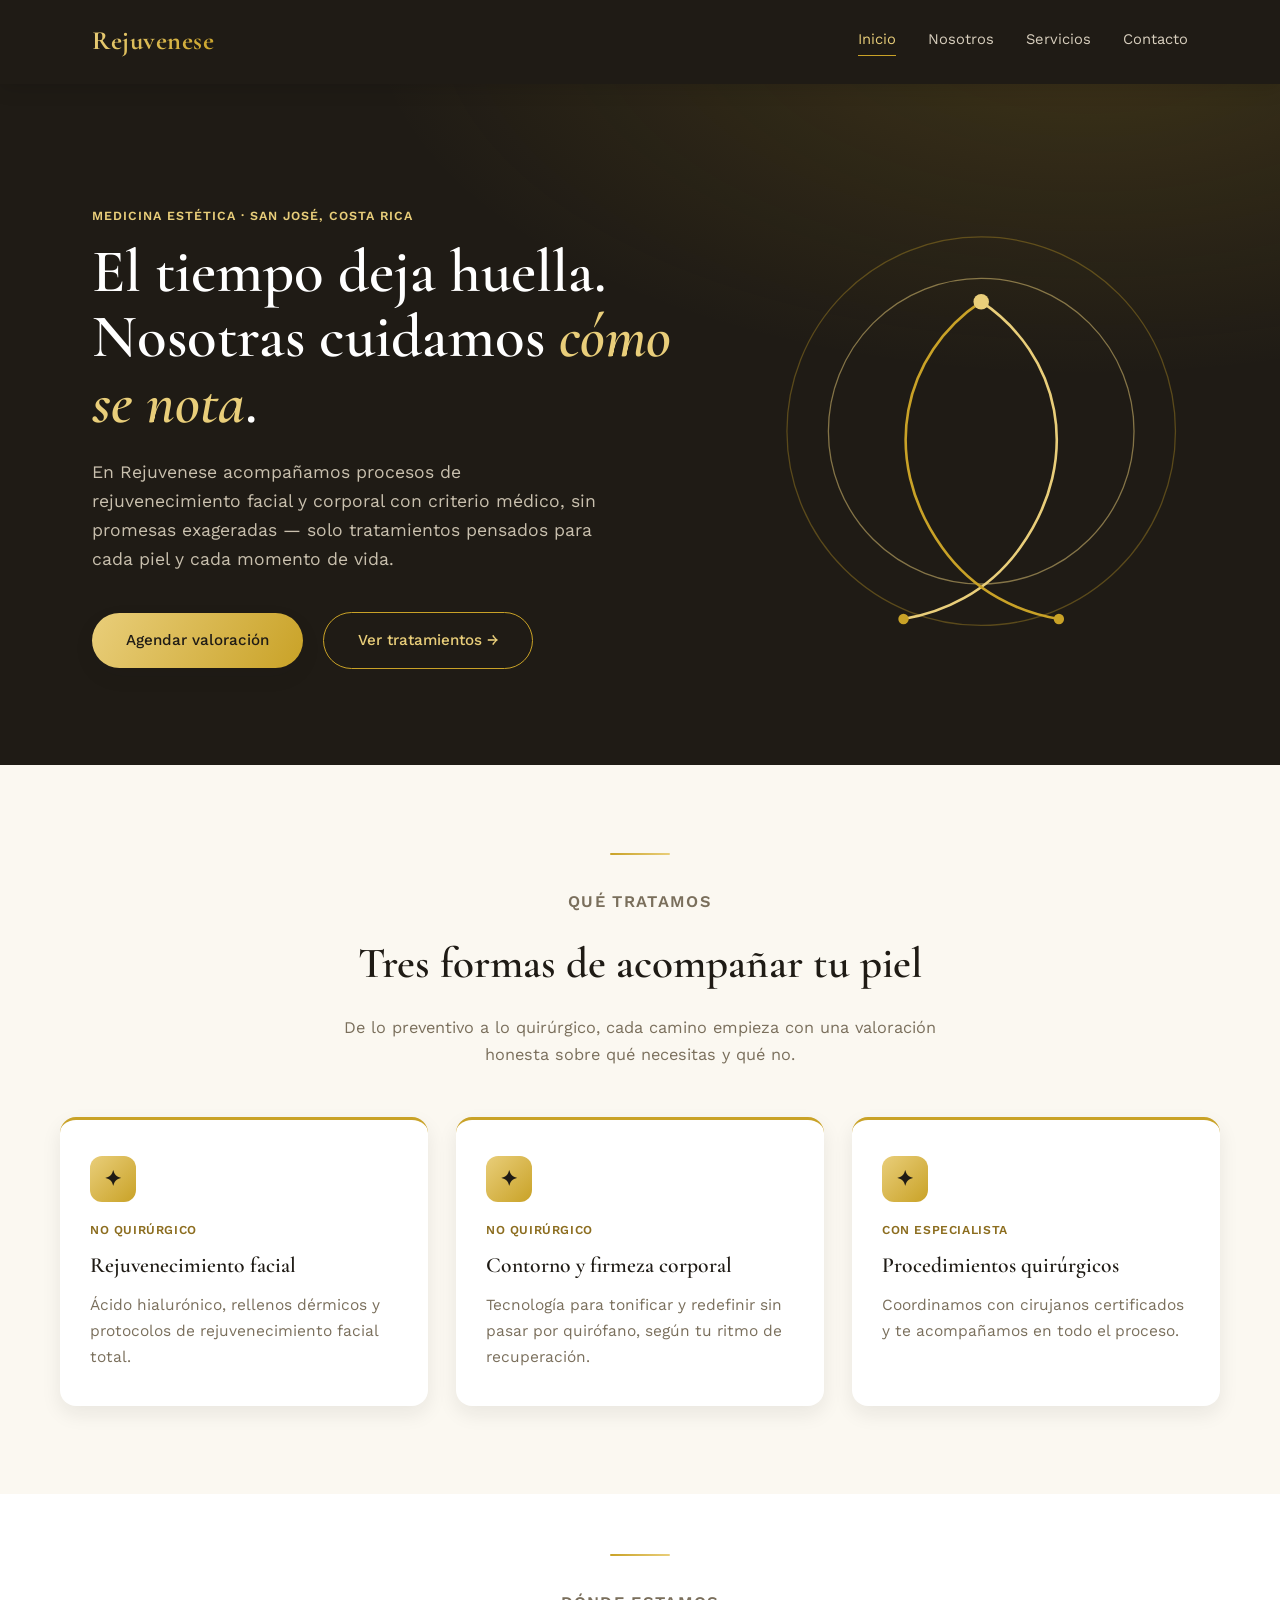
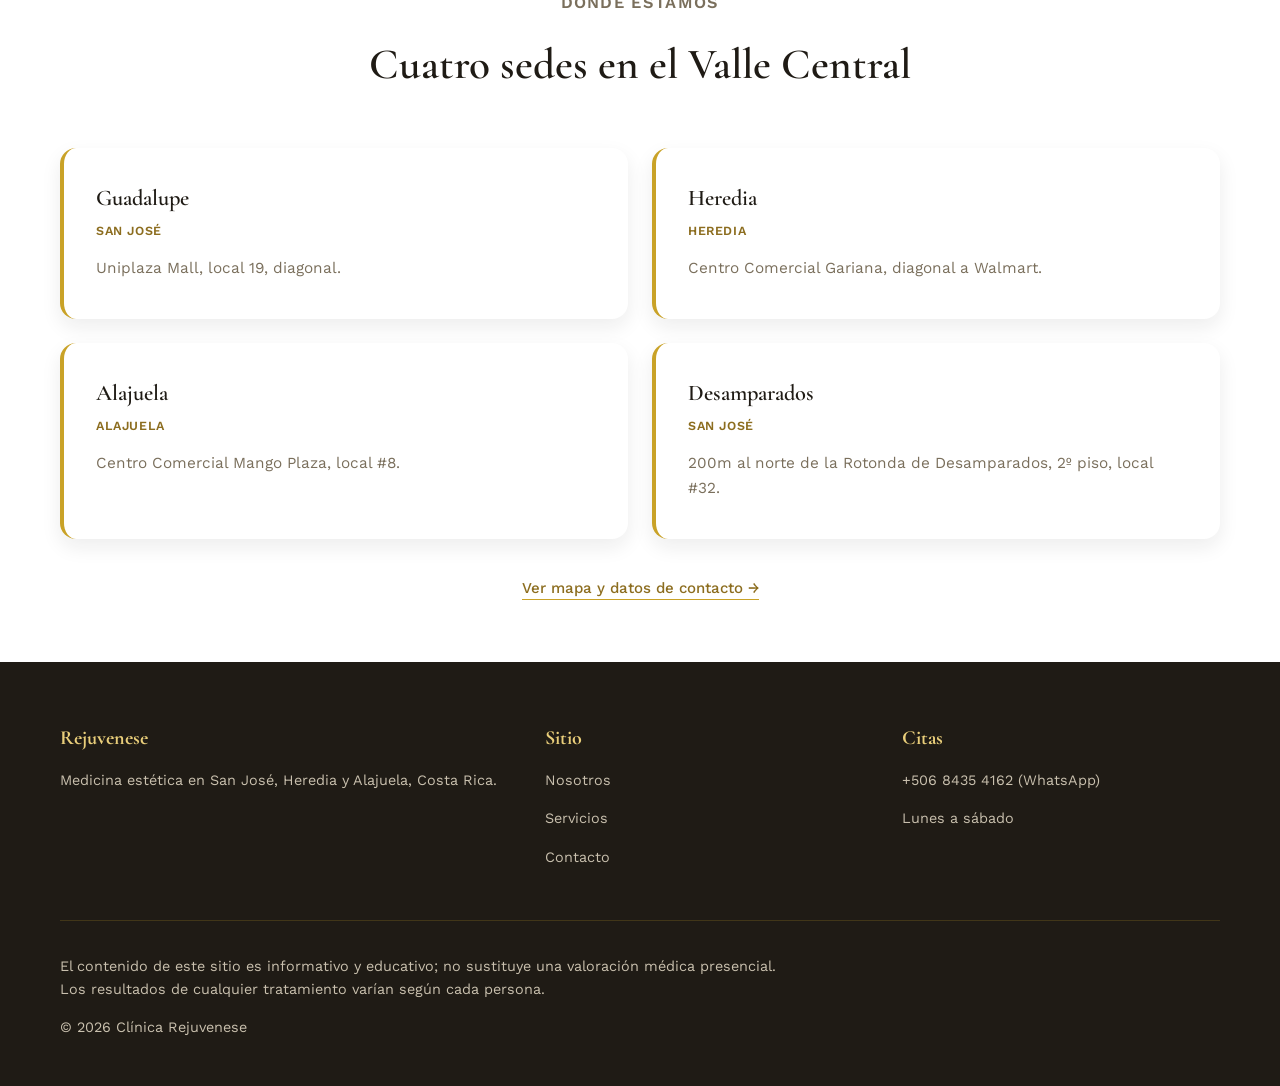
<file: index.html>
<!DOCTYPE html>
<html lang="es">
<head>
<meta charset="UTF-8">
<meta name="viewport" content="width=device-width, initial-scale=1.0">
<title>Clínica Rejuvenese · Medicina estética en Costa Rica</title>
<link rel="stylesheet" href="style.css">
</head>
<body>

<header class="site-nav">
  <div class="nav-inner">
    <a href="index.html" class="brand">Rejuvenese</a>
    <nav class="links">
      <a href="index.html" class="active">Inicio</a>
      <a href="nosotros.html">Nosotros</a>
      <a href="servicios.html">Servicios</a>
      <a href="contacto.html">Contacto</a>
    </nav>
  </div>
</header>

<section class="hero">
  <div class="hero-inner">
    <div>
      <p class="eyebrow" style="color:var(--gold-light);">Medicina estética · San José, Costa Rica</p>
      <h1>El tiempo deja huella.<br>Nosotras cuidamos <em>cómo se nota</em>.</h1>
      <p class="lede">En Rejuvenese acompañamos procesos de rejuvenecimiento facial y corporal con criterio médico, sin promesas exageradas — solo tratamientos pensados para cada piel y cada momento de vida.</p>
      <div class="cta-row">
        <a href="contacto.html" class="btn primary">Agendar valoración</a>
        <a href="servicios.html" class="btn ghost">Ver tratamientos →</a>
      </div>
    </div>
    <div class="hero-figure">
      <svg viewBox="0 0 320 320" xmlns="http://www.w3.org/2000/svg">
        <circle cx="160" cy="160" r="150" fill="none" stroke="#C9A227" stroke-width="1" opacity="0.35"/>
        <circle cx="160" cy="160" r="118" fill="none" stroke="#E9CE7A" stroke-width="1" opacity="0.5"/>
        <path d="M160 60 C 220 100, 240 180, 190 250 C 165 285, 130 300, 100 305" fill="none" stroke="#E9CE7A" stroke-width="2"/>
        <path d="M160 60 C 100 100, 80 180, 130 250 C 155 285, 190 300, 220 305" fill="none" stroke="#C9A227" stroke-width="2"/>
        <circle cx="160" cy="60" r="6" fill="#E9CE7A"/>
        <circle cx="100" cy="305" r="4" fill="#C9A227"/>
        <circle cx="220" cy="305" r="4" fill="#C9A227"/>
      </svg>
    </div>
  </div>
</section>

<section>
  <div class="section-head">
    <div class="gold-rule"></div>
    <p class="eyebrow">Qué tratamos</p>
    <h2>Tres formas de acompañar tu piel</h2>
    <p>De lo preventivo a lo quirúrgico, cada camino empieza con una valoración honesta sobre qué necesitas y qué no.</p>
  </div>
  <div class="service-grid">
    <div class="card">
      <div class="icon">✦</div>
      <span class="tag">No quirúrgico</span>
      <h3>Rejuvenecimiento facial</h3>
      <p>Ácido hialurónico, rellenos dérmicos y protocolos de rejuvenecimiento facial total.</p>
    </div>
    <div class="card">
      <div class="icon">✦</div>
      <span class="tag">No quirúrgico</span>
      <h3>Contorno y firmeza corporal</h3>
      <p>Tecnología para tonificar y redefinir sin pasar por quirófano, según tu ritmo de recuperación.</p>
    </div>
    <div class="card">
      <div class="icon">✦</div>
      <span class="tag">Con especialista</span>
      <h3>Procedimientos quirúrgicos</h3>
      <p>Coordinamos con cirujanos certificados y te acompañamos en todo el proceso.</p>
    </div>
  </div>
</section>

<section class="tight" style="background:var(--white);">
  <div class="section-head">
    <div class="gold-rule"></div>
    <p class="eyebrow">Dónde estamos</p>
    <h2>Cuatro sedes en el Valle Central</h2>
  </div>
  <div class="locations-grid">
    <div class="location-card">
      <h3>Guadalupe</h3>
      <p class="region">San José</p>
      <p>Uniplaza Mall, local 19, diagonal.</p>
    </div>
    <div class="location-card">
      <h3>Heredia</h3>
      <p class="region">Heredia</p>
      <p>Centro Comercial Gariana, diagonal a Walmart.</p>
    </div>
    <div class="location-card">
      <h3>Alajuela</h3>
      <p class="region">Alajuela</p>
      <p>Centro Comercial Mango Plaza, local #8.</p>
    </div>
    <div class="location-card">
      <h3>Desamparados</h3>
      <p class="region">San José</p>
      <p>200m al norte de la Rotonda de Desamparados, 2º piso, local #32.</p>
    </div>
  </div>
  <div style="max-width:1160px; margin:36px auto 0; text-align:center;">
    <a href="contacto.html" class="link-gold">Ver mapa y datos de contacto →</a>
  </div>
</section>

<footer>
  <div class="footer-inner">
    <div>
      <h4>Rejuvenese</h4>
      <p>Medicina estética en San José, Heredia y Alajuela, Costa Rica.</p>
    </div>
    <div>
      <h4>Sitio</h4>
      <p><a href="nosotros.html">Nosotros</a></p>
      <p><a href="servicios.html">Servicios</a></p>
      <p><a href="contacto.html">Contacto</a></p>
    </div>
    <div>
      <h4>Citas</h4>
      <p><a href="https://wa.me/50684354162" target="_blank" rel="noopener">+506 8435 4162 (WhatsApp)</a></p>
      <p>Lunes a sábado</p>
    </div>
  </div>
  <div class="footer-bottom">
    <p class="disclaimer">El contenido de este sitio es informativo y educativo; no sustituye una valoración médica presencial. Los resultados de cualquier tratamiento varían según cada persona.</p>
    <p>© 2026 Clínica Rejuvenese</p>
  </div>
</footer>

</body>
</html>
</file>
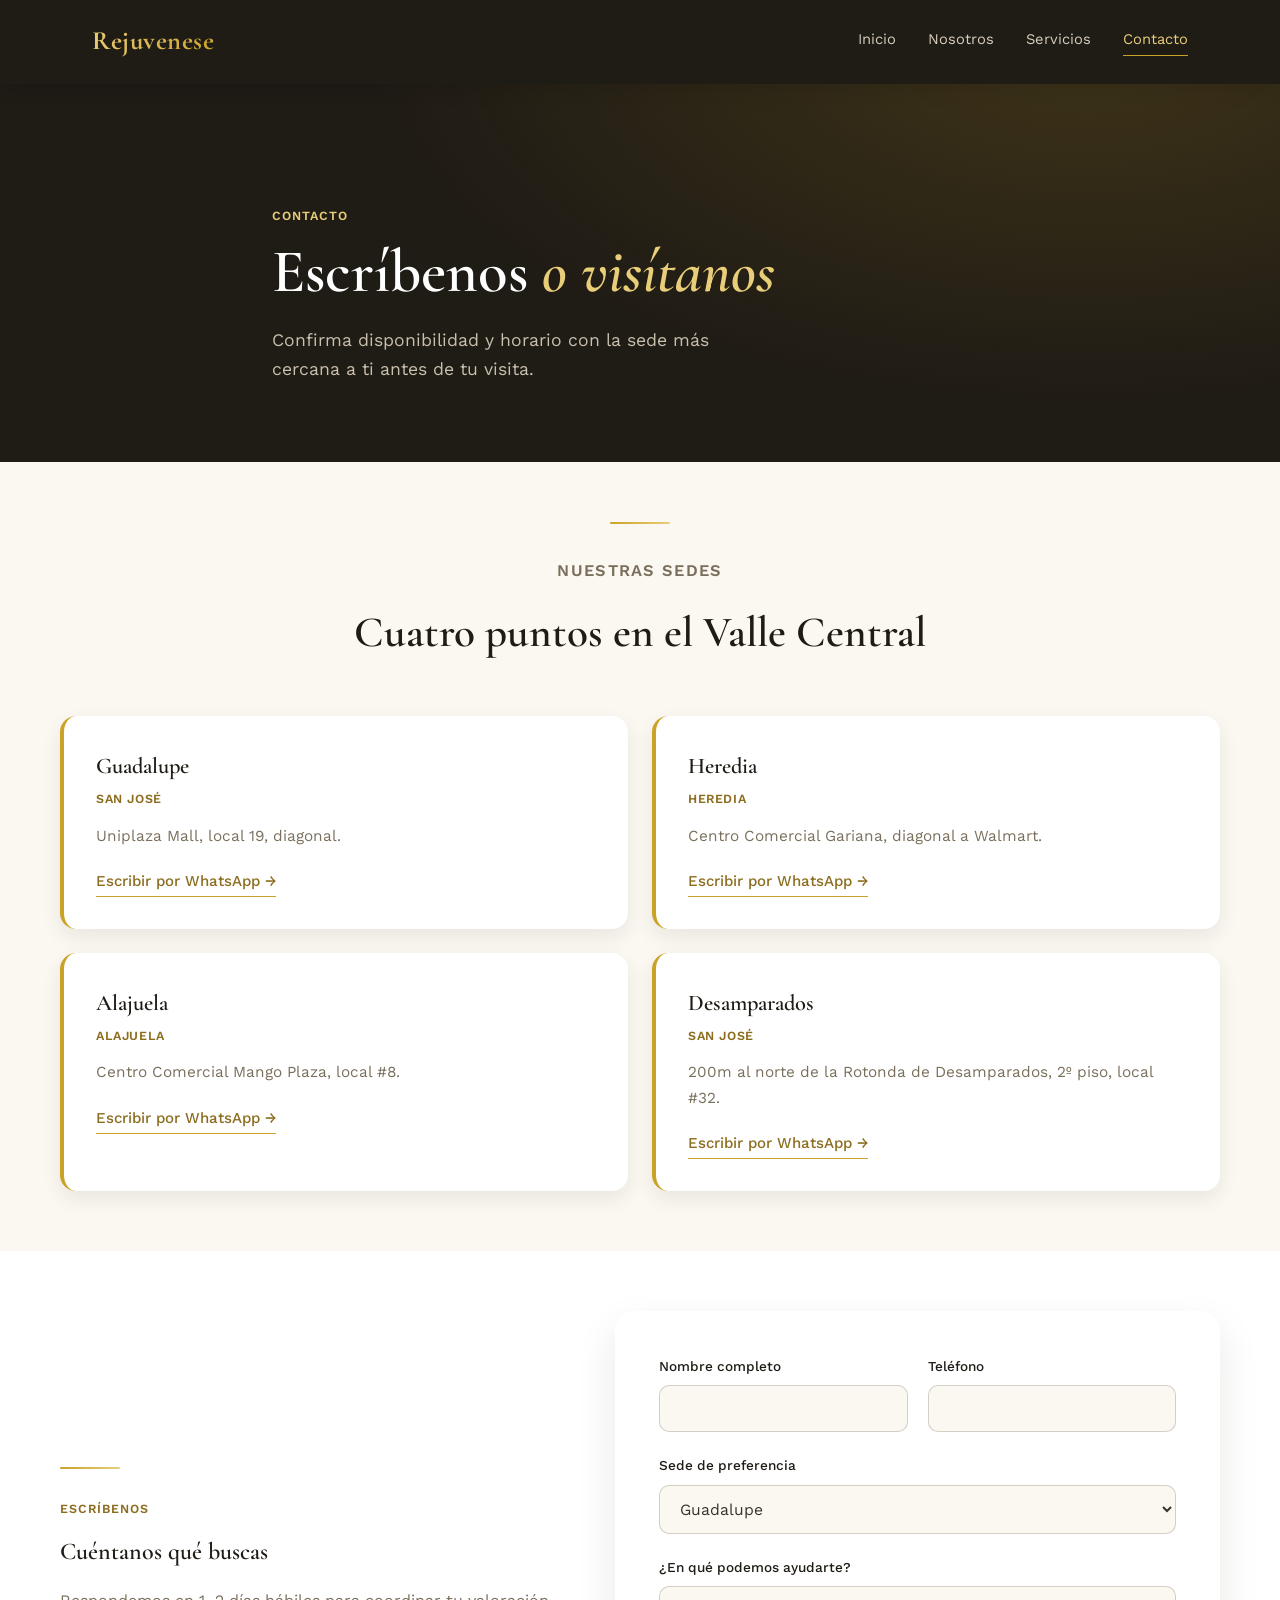
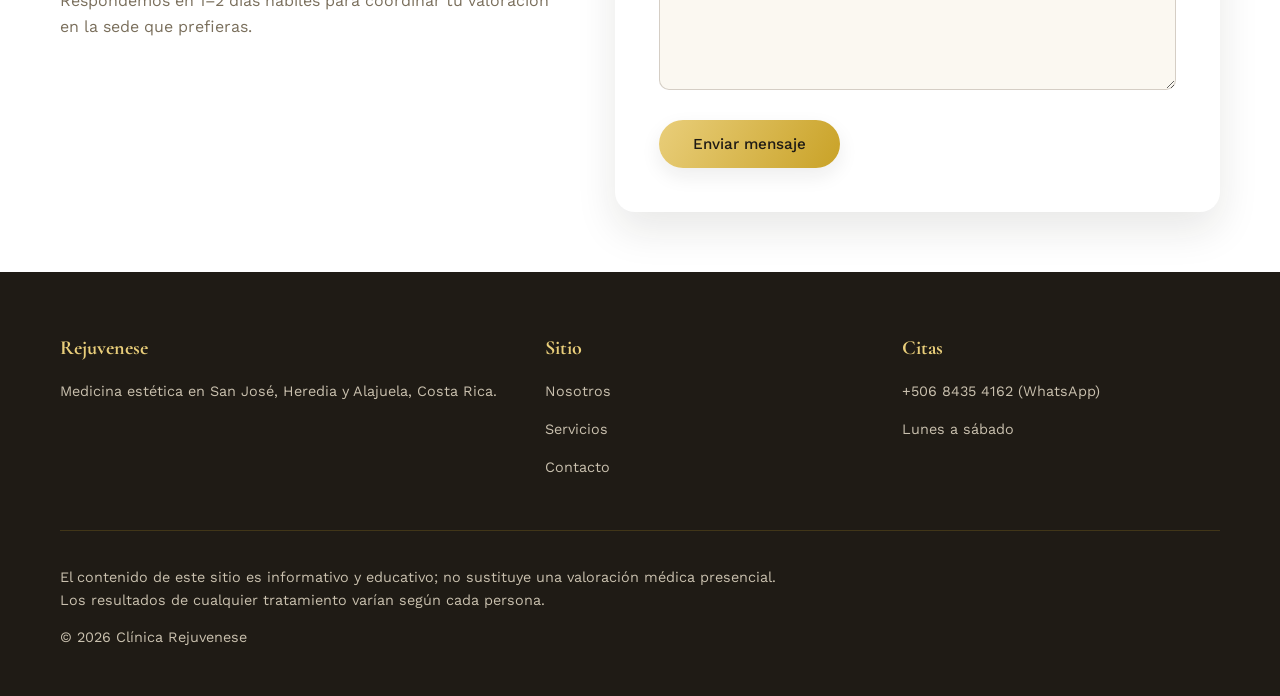
<file: contacto.html>
<!DOCTYPE html>
<html lang="es">
<head>
<meta charset="UTF-8">
<meta name="viewport" content="width=device-width, initial-scale=1.0">
<title>Contacto · Clínica Rejuvenese</title>
<link rel="stylesheet" href="style.css">
</head>
<body>

<header class="site-nav">
  <div class="nav-inner">
    <a href="index.html" class="brand">Rejuvenese</a>
    <nav class="links">
      <a href="index.html">Inicio</a>
      <a href="nosotros.html">Nosotros</a>
      <a href="servicios.html">Servicios</a>
      <a href="contacto.html" class="active">Contacto</a>
    </nav>
  </div>
</header>

<section class="hero">
  <div class="hero-inner" style="grid-template-columns:1fr; max-width:800px; padding-bottom:60px;">
    <div>
      <p class="eyebrow" style="color:var(--gold-light);">Contacto</p>
      <h1>Escríbenos <em>o visítanos</em></h1>
      <p class="lede">Confirma disponibilidad y horario con la sede más cercana a ti antes de tu visita.</p>
    </div>
  </div>
</section>

<section class="tight">
  <div class="section-head">
    <div class="gold-rule"></div>
    <p class="eyebrow">Nuestras sedes</p>
    <h2>Cuatro puntos en el Valle Central</h2>
  </div>
  <div class="locations-grid">
    <div class="location-card">
      <h3>Guadalupe</h3>
      <p class="region">San José</p>
      <p>Uniplaza Mall, local 19, diagonal.</p>
      <a class="link-gold" href="https://wa.me/50684354162?text=Hola%2C%20quiero%20agendar%20una%20valoraci%C3%B3n" target="_blank" rel="noopener">Escribir por WhatsApp →</a>
    </div>
    <div class="location-card">
      <h3>Heredia</h3>
      <p class="region">Heredia</p>
      <p>Centro Comercial Gariana, diagonal a Walmart.</p>
      <a class="link-gold" href="https://wa.me/50684354162?text=Hola%2C%20quiero%20agendar%20una%20valoraci%C3%B3n" target="_blank" rel="noopener">Escribir por WhatsApp →</a>
    </div>
    <div class="location-card">
      <h3>Alajuela</h3>
      <p class="region">Alajuela</p>
      <p>Centro Comercial Mango Plaza, local #8.</p>
      <a class="link-gold" href="https://wa.me/50684354162?text=Hola%2C%20quiero%20agendar%20una%20valoraci%C3%B3n" target="_blank" rel="noopener">Escribir por WhatsApp →</a>
    </div>
    <div class="location-card">
      <h3>Desamparados</h3>
      <p class="region">San José</p>
      <p>200m al norte de la Rotonda de Desamparados, 2º piso, local #32.</p>
      <a class="link-gold" href="https://wa.me/50684354162?text=Hola%2C%20quiero%20agendar%20una%20valoraci%C3%B3n" target="_blank" rel="noopener">Escribir por WhatsApp →</a>
    </div>
  </div>
</section>

<section class="tight" style="background:var(--white);">
  <div class="split">
    <div>
      <div class="gold-rule" style="margin:0 0 18px;"></div>
      <p class="eyebrow">Escríbenos</p>
      <h2>Cuéntanos qué buscas</h2>
      <p style="margin-top:16px; color:var(--muted);">Respondemos en 1–2 días hábiles para coordinar tu valoración en la sede que prefieras.</p>
    </div>
    <div class="panel">
      <form class="contact-form" onsubmit="event.preventDefault(); document.getElementById('form-success').style.display='block'; this.reset();">
        <div class="field-row">
          <div class="field">
            <label for="name">Nombre completo</label>
            <input type="text" id="name" name="name" required>
          </div>
          <div class="field">
            <label for="phone">Teléfono</label>
            <input type="tel" id="phone" name="phone" required>
          </div>
        </div>
        <div class="field">
          <label for="location">Sede de preferencia</label>
          <select id="location" name="location">
            <option>Guadalupe</option>
            <option>Heredia</option>
            <option>Alajuela</option>
            <option>Desamparados</option>
            <option>Aún no sé</option>
          </select>
        </div>
        <div class="field">
          <label for="message">¿En qué podemos ayudarte?</label>
          <textarea id="message" name="message" rows="4"></textarea>
        </div>
        <button type="submit" class="btn primary" style="border:none; cursor:pointer;">Enviar mensaje</button>
        <p id="form-success" style="display:none; margin-top:16px; color:var(--gold-dark); font-weight:500;">Gracias — recibimos tu mensaje y te contactaremos pronto.</p>
      </form>
    </div>
  </div>
</section>

<footer>
  <div class="footer-inner">
    <div>
      <h4>Rejuvenese</h4>
      <p>Medicina estética en San José, Heredia y Alajuela, Costa Rica.</p>
    </div>
    <div>
      <h4>Sitio</h4>
      <p><a href="nosotros.html">Nosotros</a></p>
      <p><a href="servicios.html">Servicios</a></p>
      <p><a href="contacto.html">Contacto</a></p>
    </div>
    <div>
      <h4>Citas</h4>
      <p><a href="https://wa.me/50684354162" target="_blank" rel="noopener">+506 8435 4162 (WhatsApp)</a></p>
      <p>Lunes a sábado</p>
    </div>
  </div>
  <div class="footer-bottom">
    <p class="disclaimer">El contenido de este sitio es informativo y educativo; no sustituye una valoración médica presencial. Los resultados de cualquier tratamiento varían según cada persona.</p>
    <p>© 2026 Clínica Rejuvenese</p>
  </div>
</footer>

</body>
</html>
</file>
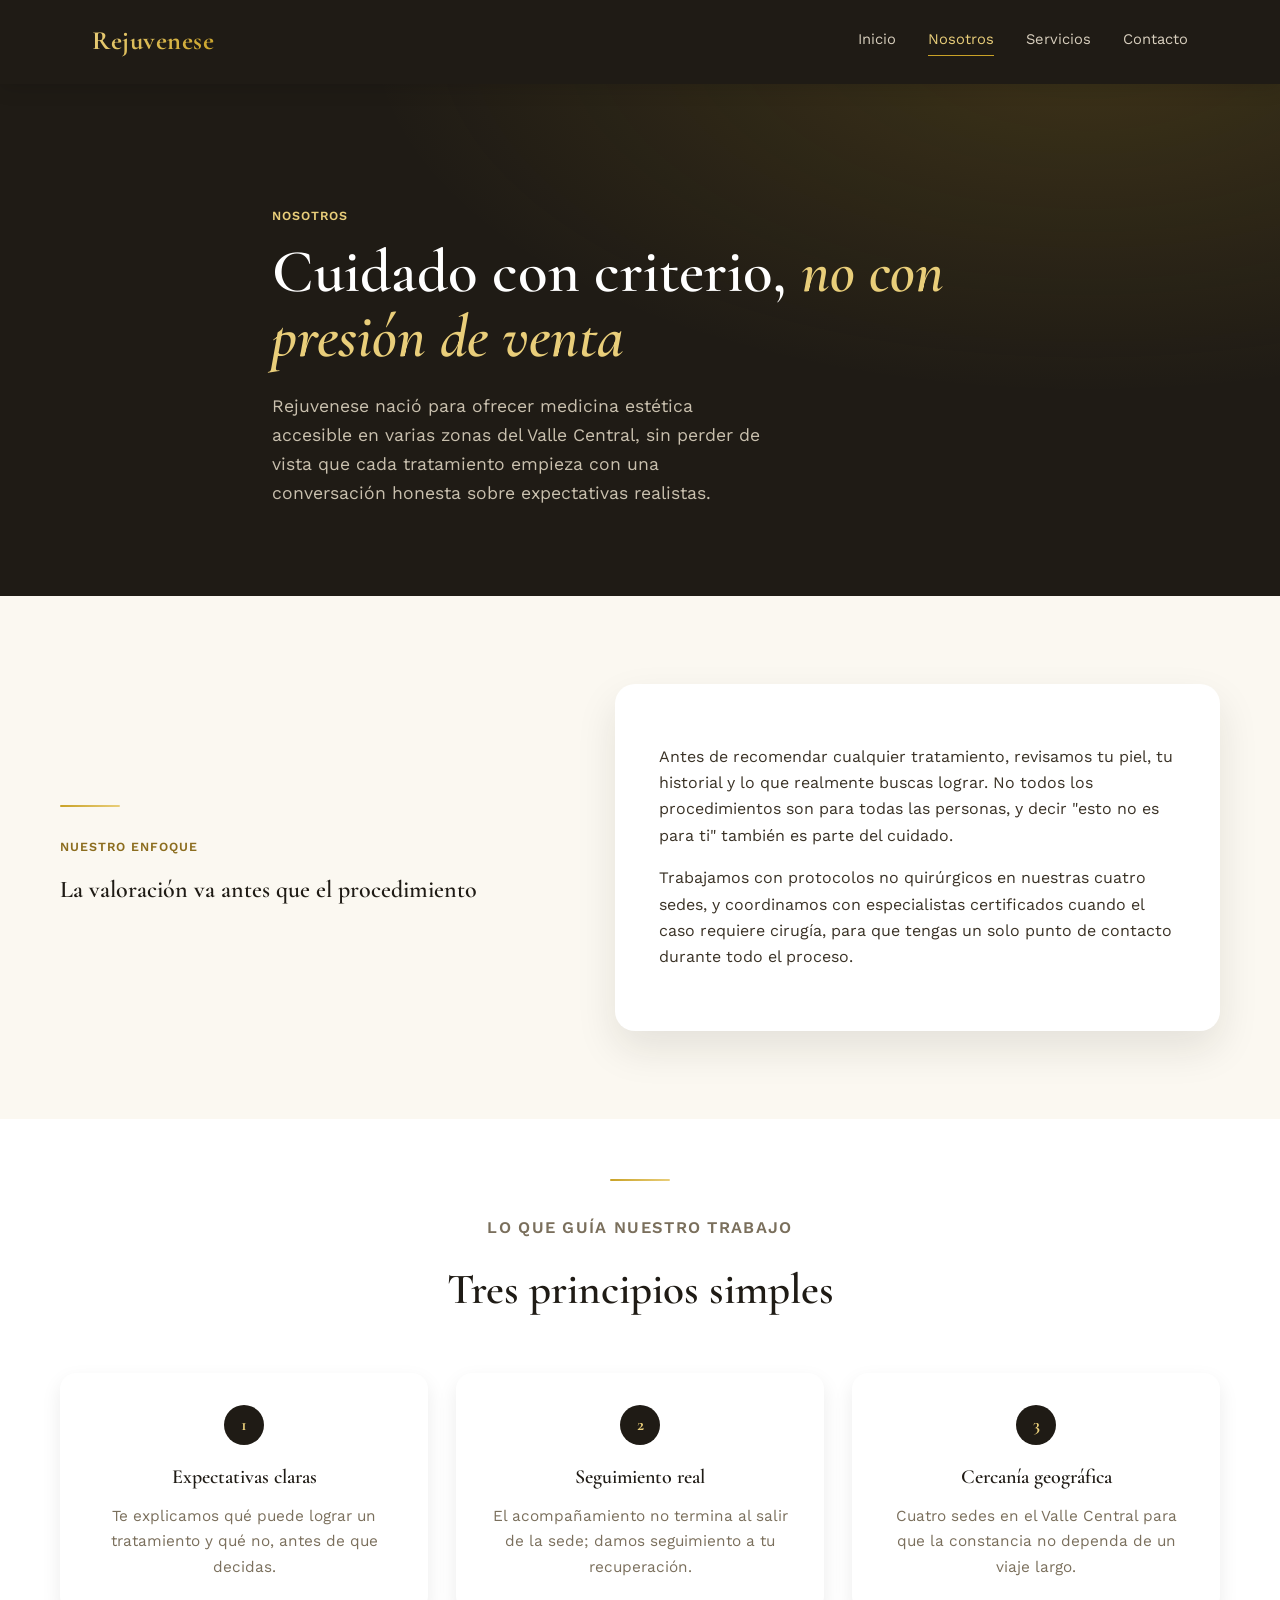
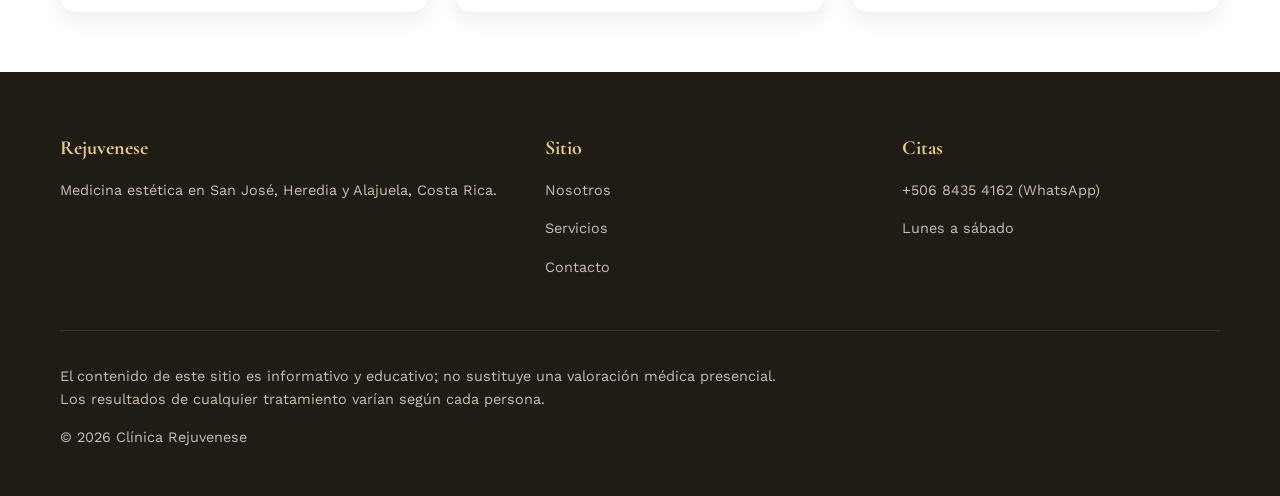
<file: nosotros.html>
<!DOCTYPE html>
<html lang="es">
<head>
<meta charset="UTF-8">
<meta name="viewport" content="width=device-width, initial-scale=1.0">
<title>Nosotros · Clínica Rejuvenese</title>
<link rel="stylesheet" href="style.css">
</head>
<body>

<header class="site-nav">
  <div class="nav-inner">
    <a href="index.html" class="brand">Rejuvenese</a>
    <nav class="links">
      <a href="index.html">Inicio</a>
      <a href="nosotros.html" class="active">Nosotros</a>
      <a href="servicios.html">Servicios</a>
      <a href="contacto.html">Contacto</a>
    </nav>
  </div>
</header>

<section class="hero">
  <div class="hero-inner" style="grid-template-columns:1fr; max-width:800px; padding-bottom:70px;">
    <div>
      <p class="eyebrow" style="color:var(--gold-light);">Nosotros</p>
      <h1>Cuidado con criterio, <em>no con presión de venta</em></h1>
      <p class="lede">Rejuvenese nació para ofrecer medicina estética accesible en varias zonas del Valle Central, sin perder de vista que cada tratamiento empieza con una conversación honesta sobre expectativas realistas.</p>
    </div>
  </div>
</section>

<section>
  <div class="split">
    <div>
      <div class="gold-rule" style="margin:0 0 18px;"></div>
      <p class="eyebrow">Nuestro enfoque</p>
      <h2>La valoración va antes que el procedimiento</h2>
    </div>
    <div class="panel">
      <p>Antes de recomendar cualquier tratamiento, revisamos tu piel, tu historial y lo que realmente buscas lograr. No todos los procedimientos son para todas las personas, y decir "esto no es para ti" también es parte del cuidado.</p>
      <p style="margin-top:16px;">Trabajamos con protocolos no quirúrgicos en nuestras cuatro sedes, y coordinamos con especialistas certificados cuando el caso requiere cirugía, para que tengas un solo punto de contacto durante todo el proceso.</p>
    </div>
  </div>
</section>

<section class="tight" style="background:var(--white);">
  <div class="section-head">
    <div class="gold-rule"></div>
    <p class="eyebrow">Lo que guía nuestro trabajo</p>
    <h2>Tres principios simples</h2>
  </div>
  <div class="values-grid">
    <div class="value-item">
      <div class="num">1</div>
      <h3>Expectativas claras</h3>
      <p>Te explicamos qué puede lograr un tratamiento y qué no, antes de que decidas.</p>
    </div>
    <div class="value-item">
      <div class="num">2</div>
      <h3>Seguimiento real</h3>
      <p>El acompañamiento no termina al salir de la sede; damos seguimiento a tu recuperación.</p>
    </div>
    <div class="value-item">
      <div class="num">3</div>
      <h3>Cercanía geográfica</h3>
      <p>Cuatro sedes en el Valle Central para que la constancia no dependa de un viaje largo.</p>
    </div>
  </div>
</section>

<footer>
  <div class="footer-inner">
    <div>
      <h4>Rejuvenese</h4>
      <p>Medicina estética en San José, Heredia y Alajuela, Costa Rica.</p>
    </div>
    <div>
      <h4>Sitio</h4>
      <p><a href="nosotros.html">Nosotros</a></p>
      <p><a href="servicios.html">Servicios</a></p>
      <p><a href="contacto.html">Contacto</a></p>
    </div>
    <div>
      <h4>Citas</h4>
      <p><a href="https://wa.me/50684354162" target="_blank" rel="noopener">+506 8435 4162 (WhatsApp)</a></p>
      <p>Lunes a sábado</p>
    </div>
  </div>
  <div class="footer-bottom">
    <p class="disclaimer">El contenido de este sitio es informativo y educativo; no sustituye una valoración médica presencial. Los resultados de cualquier tratamiento varían según cada persona.</p>
    <p>© 2026 Clínica Rejuvenese</p>
  </div>
</footer>

</body>
</html>
</file>
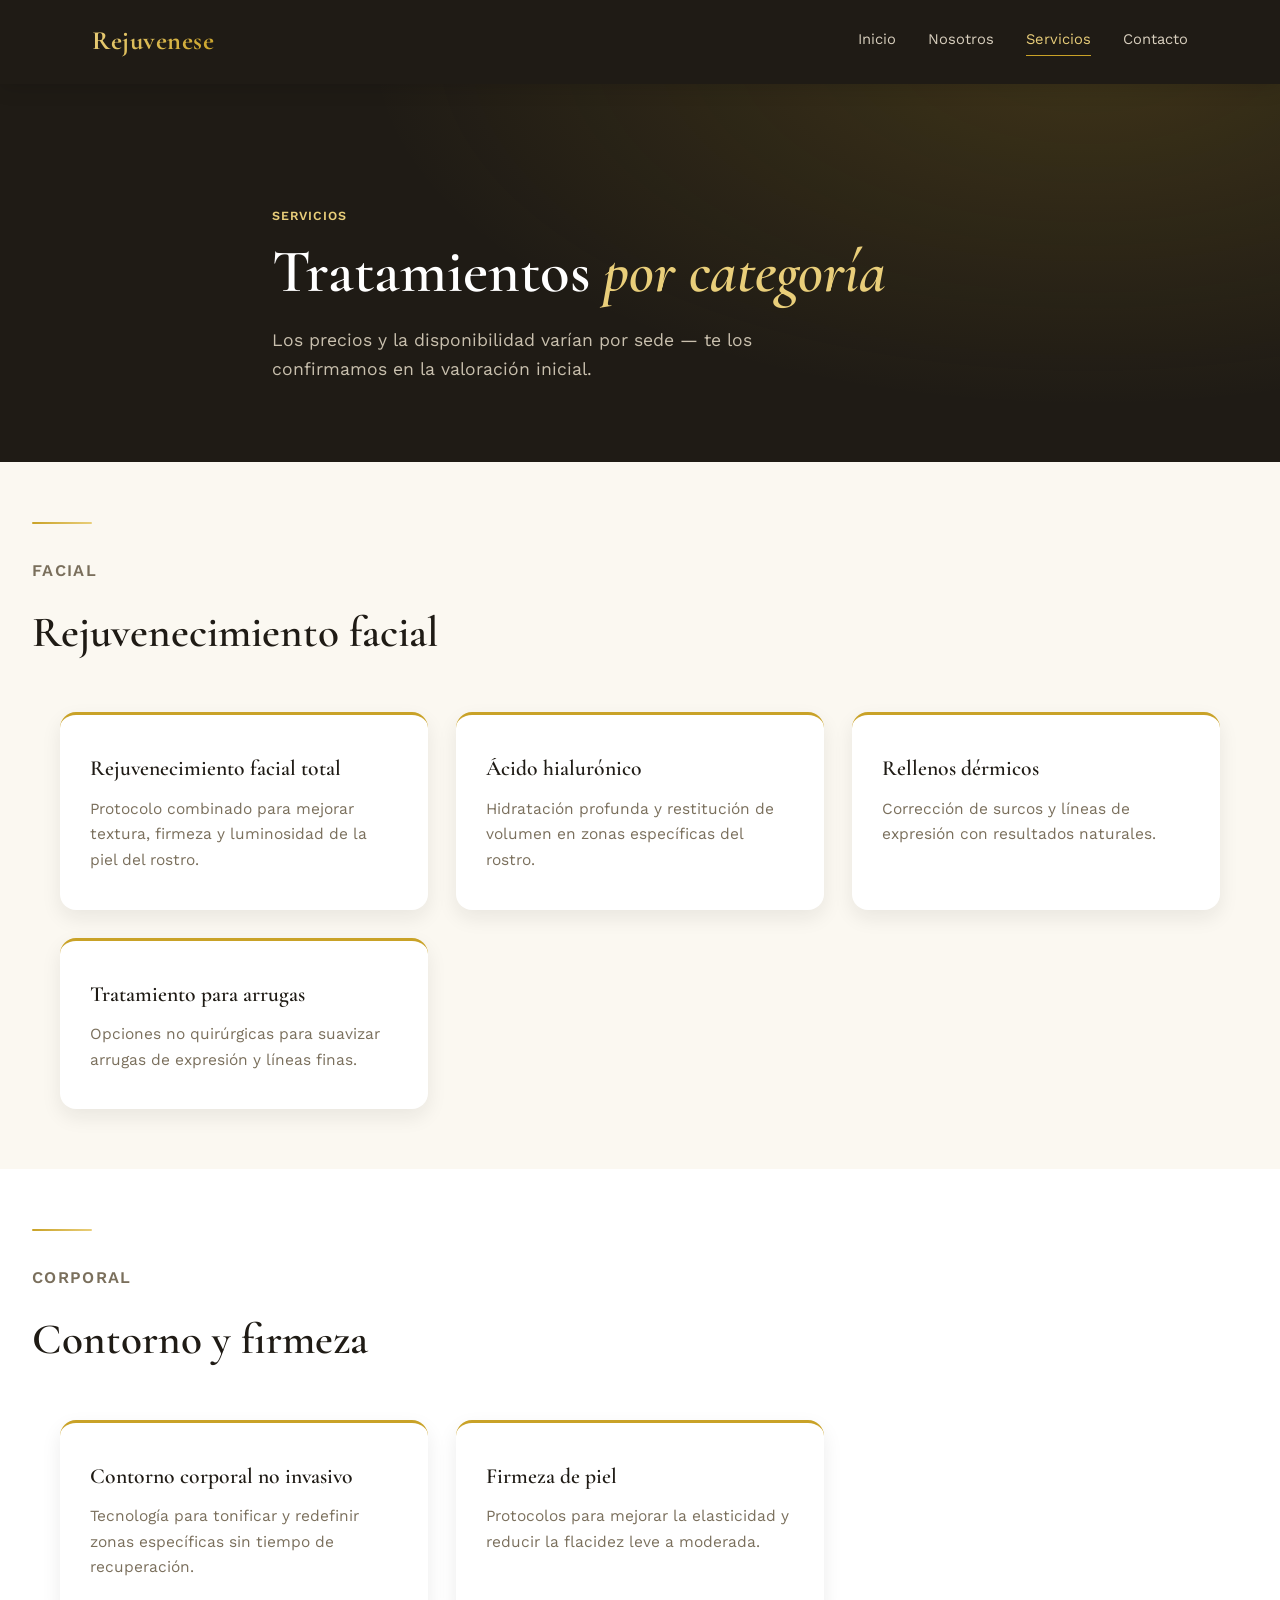
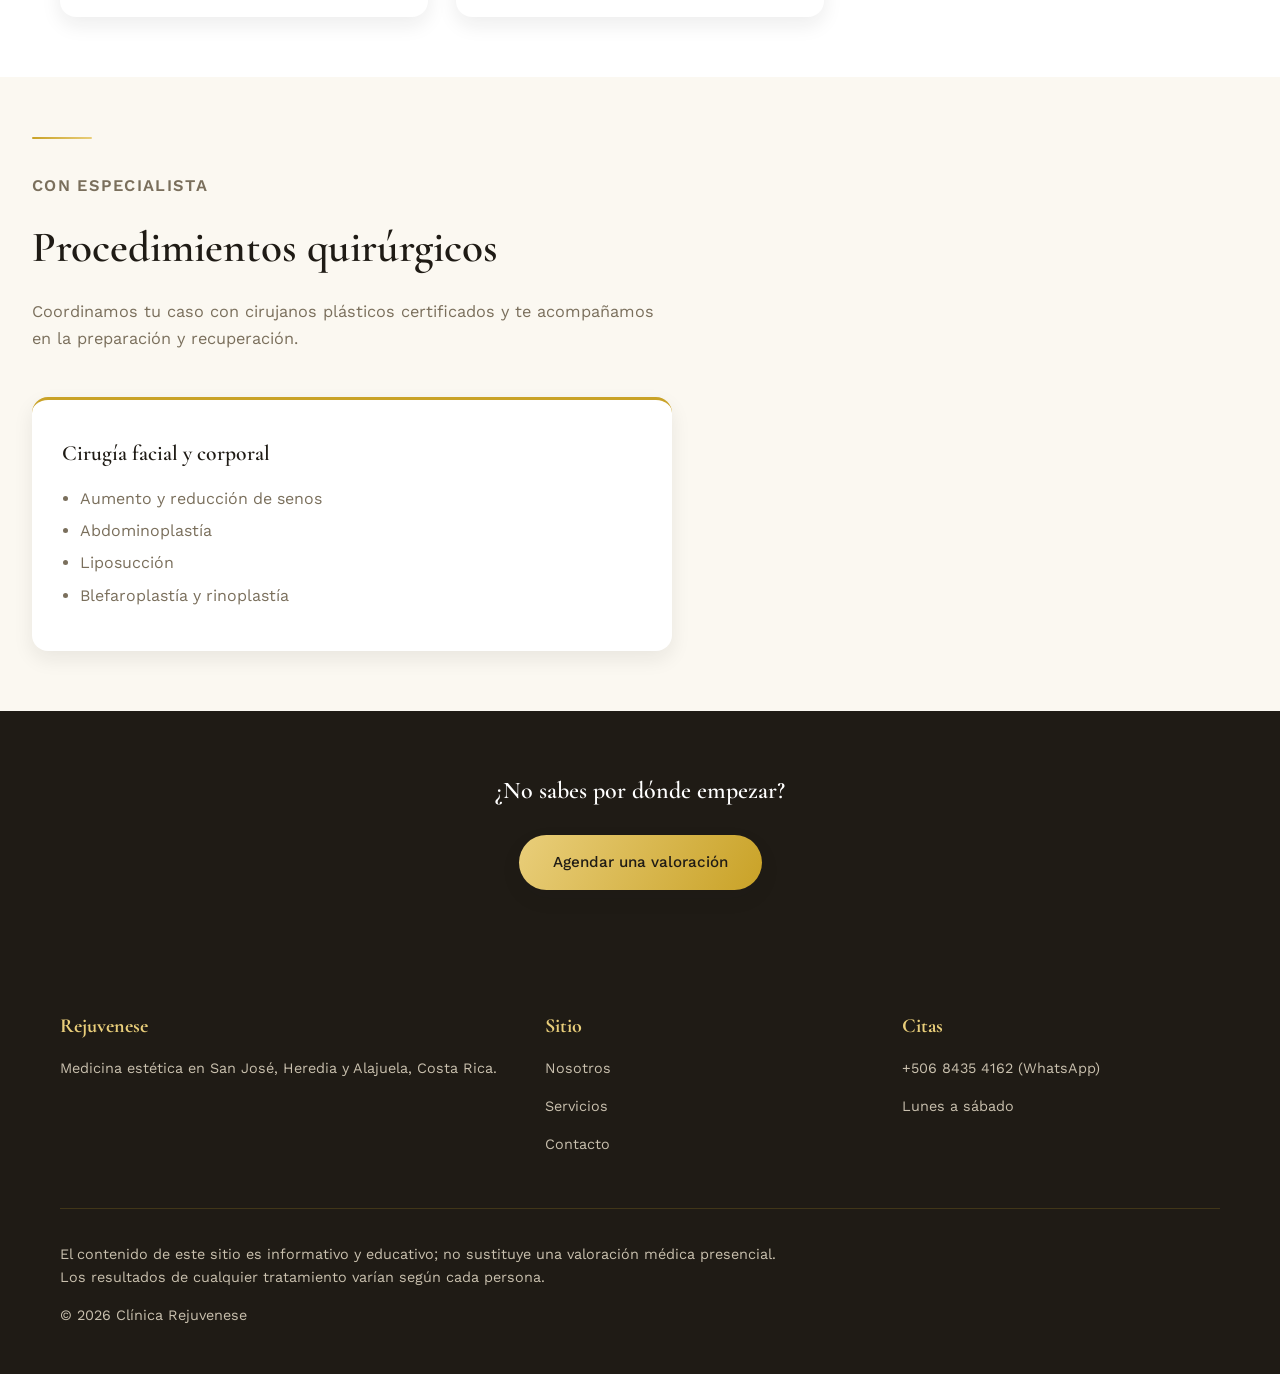
<file: servicios.html>
<!DOCTYPE html>
<html lang="es">
<head>
<meta charset="UTF-8">
<meta name="viewport" content="width=device-width, initial-scale=1.0">
<title>Servicios · Clínica Rejuvenese</title>
<link rel="stylesheet" href="style.css">
</head>
<body>

<header class="site-nav">
  <div class="nav-inner">
    <a href="index.html" class="brand">Rejuvenese</a>
    <nav class="links">
      <a href="index.html">Inicio</a>
      <a href="nosotros.html">Nosotros</a>
      <a href="servicios.html" class="active">Servicios</a>
      <a href="contacto.html">Contacto</a>
    </nav>
  </div>
</header>

<section class="hero">
  <div class="hero-inner" style="grid-template-columns:1fr; max-width:800px; padding-bottom:60px;">
    <div>
      <p class="eyebrow" style="color:var(--gold-light);">Servicios</p>
      <h1>Tratamientos <em>por categoría</em></h1>
      <p class="lede">Los precios y la disponibilidad varían por sede — te los confirmamos en la valoración inicial.</p>
    </div>
  </div>
</section>

<section class="tight">
  <div class="section-head left">
    <div class="gold-rule"></div>
    <p class="eyebrow">Facial</p>
    <h2>Rejuvenecimiento facial</h2>
  </div>
  <div class="service-grid">
    <div class="card">
      <h3>Rejuvenecimiento facial total</h3>
      <p>Protocolo combinado para mejorar textura, firmeza y luminosidad de la piel del rostro.</p>
    </div>
    <div class="card">
      <h3>Ácido hialurónico</h3>
      <p>Hidratación profunda y restitución de volumen en zonas específicas del rostro.</p>
    </div>
    <div class="card">
      <h3>Rellenos dérmicos</h3>
      <p>Corrección de surcos y líneas de expresión con resultados naturales.</p>
    </div>
    <div class="card">
      <h3>Tratamiento para arrugas</h3>
      <p>Opciones no quirúrgicas para suavizar arrugas de expresión y líneas finas.</p>
    </div>
  </div>
</section>

<section class="tight" style="background:var(--white);">
  <div class="section-head left">
    <div class="gold-rule"></div>
    <p class="eyebrow">Corporal</p>
    <h2>Contorno y firmeza</h2>
  </div>
  <div class="service-grid">
    <div class="card">
      <h3>Contorno corporal no invasivo</h3>
      <p>Tecnología para tonificar y redefinir zonas específicas sin tiempo de recuperación.</p>
    </div>
    <div class="card">
      <h3>Firmeza de piel</h3>
      <p>Protocolos para mejorar la elasticidad y reducir la flacidez leve a moderada.</p>
    </div>
  </div>
</section>

<section class="tight">
  <div class="section-head left">
    <div class="gold-rule"></div>
    <p class="eyebrow">Con especialista</p>
    <h2>Procedimientos quirúrgicos</h2>
    <p>Coordinamos tu caso con cirujanos plásticos certificados y te acompañamos en la preparación y recuperación.</p>
  </div>
  <div class="card" style="max-width:640px;">
    <h3>Cirugía facial y corporal</h3>
    <ul>
      <li>Aumento y reducción de senos</li>
      <li>Abdominoplastía</li>
      <li>Liposucción</li>
      <li>Blefaroplastía y rinoplastía</li>
    </ul>
  </div>
</section>

<section class="tight" style="text-align:center; background:var(--charcoal);">
  <h2 style="color:var(--white); margin-bottom:24px;">¿No sabes por dónde empezar?</h2>
  <a href="contacto.html" class="btn primary">Agendar una valoración</a>
</section>

<footer>
  <div class="footer-inner">
    <div>
      <h4>Rejuvenese</h4>
      <p>Medicina estética en San José, Heredia y Alajuela, Costa Rica.</p>
    </div>
    <div>
      <h4>Sitio</h4>
      <p><a href="nosotros.html">Nosotros</a></p>
      <p><a href="servicios.html">Servicios</a></p>
      <p><a href="contacto.html">Contacto</a></p>
    </div>
    <div>
      <h4>Citas</h4>
      <p><a href="https://wa.me/50684354162" target="_blank" rel="noopener">+506 8435 4162 (WhatsApp)</a></p>
      <p>Lunes a sábado</p>
    </div>
  </div>
  <div class="footer-bottom">
    <p class="disclaimer">El contenido de este sitio es informativo y educativo; no sustituye una valoración médica presencial. Los resultados de cualquier tratamiento varían según cada persona.</p>
    <p>© 2026 Clínica Rejuvenese</p>
  </div>
</footer>

</body>
</html>
</file>
<file: style.css>
@import url('https://fonts.googleapis.com/css2?family=Cormorant+Garamond:ital,wght@0,400;0,500;0,600;0,700;1,500&family=Work+Sans:wght@300;400;500;600&display=swap');

:root{
  --charcoal:#1F1B15;
  --charcoal-soft:#2B2418;
  --ivory:#FBF8F1;
  --white:#FFFFFF;
  --gold:#C9A227;
  --gold-light:#E9CE7A;
  --gold-dark:#8C6D1F;
  --text:#3A3226;
  --muted:#7A6F5C;
  --line: rgba(140,109,31,0.22);
  --maxw: 1160px;
  --shadow: 0 18px 40px rgba(31,27,21,0.10);
  --shadow-sm: 0 8px 20px rgba(31,27,21,0.08);
}

*{box-sizing:border-box;}
html{scroll-behavior:smooth;}
body{
  margin:0;
  background:var(--ivory);
  color:var(--text);
  font-family:'Work Sans', sans-serif;
  font-weight:400;
  font-size:16px;
  line-height:1.65;
}
h1,h2,h3,.display{
  font-family:'Cormorant Garamond', serif;
  font-weight:600;
  color:var(--charcoal);
  margin:0;
}
a{color:inherit; text-decoration:none;}
img,svg{display:block; max-width:100%;}
.wrap{max-width:var(--maxw); margin:0 auto; padding:0 32px;}

/* NAV */
header.site-nav{
  background:var(--charcoal);
  position:sticky; top:0; z-index:50;
  box-shadow:0 2px 20px rgba(0,0,0,0.15);
}
.nav-inner{
  max-width:var(--maxw); margin:0 auto;
  padding:20px 32px;
  display:flex; justify-content:space-between; align-items:center;
  gap:24px; flex-wrap:wrap;
}
.nav-inner .brand{
  font-family:'Cormorant Garamond', serif;
  font-size:1.65rem; font-weight:700;
  background:linear-gradient(120deg, var(--gold-light), var(--gold));
  -webkit-background-clip:text; background-clip:text; color:transparent;
  letter-spacing:0.02em;
}
nav.links{display:flex; gap:32px;}
nav.links a{
  font-size:0.92rem; color:#D8CFBE;
  padding-bottom:4px; border-bottom:1px solid transparent;
  transition:color .2s ease, border-color .2s ease;
}
nav.links a:hover, nav.links a.active{ color:var(--gold-light); border-bottom-color:var(--gold); }

/* HERO */
.hero{
  position:relative;
  background:radial-gradient(1200px 600px at 85% -10%, rgba(201,162,39,0.18), transparent 60%), var(--charcoal);
  padding:0;
  overflow:hidden;
}
.hero-inner{
  max-width:var(--maxw); margin:0 auto;
  padding:110px 32px 96px;
  display:grid; grid-template-columns:1.2fr 0.8fr;
  gap:60px; align-items:center;
}
.hero h1{ color:var(--white); font-size:clamp(2.6rem, 5vw, 3.8rem); line-height:1.08; }
.hero h1 em{ font-style:italic; color:var(--gold-light); }
.hero .lede{ margin-top:22px; max-width:46ch; font-size:1.1rem; color:#C9C0AE; }
.cta-row{margin-top:38px; display:flex; gap:20px; flex-wrap:wrap; align-items:center;}
.btn{
  display:inline-block; padding:15px 34px; border-radius:999px;
  font-family:'Work Sans', sans-serif; font-size:0.95rem; font-weight:500;
  border:1px solid var(--gold);
  transition:transform .18s ease, box-shadow .18s ease, background .2s ease;
}
.btn.primary{
  background:linear-gradient(120deg, var(--gold-light), var(--gold));
  color:var(--charcoal); border:none; box-shadow: var(--shadow-sm);
}
.btn.primary:hover{ transform:translateY(-2px); box-shadow: var(--shadow); }
.btn.ghost{ color:var(--gold-light); }
.btn.ghost:hover{ background:rgba(201,162,39,0.12); }
.link-gold{
  color:var(--gold-dark); border-bottom:1px solid var(--gold);
  padding-bottom:2px; font-size:0.94rem; font-weight:500;
}

.hero-figure{ display:flex; justify-content:center; }

section{padding:88px 32px;}
section.tight{padding:60px 32px;}
.eyebrow{
  display:inline-block; font-size:0.78rem; font-weight:600;
  letter-spacing:0.08em; text-transform:uppercase;
  color:var(--gold-dark); margin-bottom:12px;
}
.section-head{max-width:64ch; margin:0 auto 48px; text-align:center;}
.section-head h2{font-size:clamp(2rem, 3.4vw, 2.7rem);}
.section-head p{margin-top:16px; color:var(--muted); font-size:1.02rem;}

.gold-rule{
  width:60px; height:2px; margin:0 auto 18px;
  background:linear-gradient(90deg, var(--gold), var(--gold-light));
  border-radius:2px;
}
.section-head.left{ text-align:left; margin:0 0 44px; }
.section-head.left .gold-rule{ margin:0 0 18px; }

/* SERVICE CARDS */
.service-grid{
  max-width:var(--maxw); margin:0 auto;
  display:grid; grid-template-columns:repeat(3, 1fr); gap:28px;
}
.card{
  background:var(--white);
  border-radius:16px;
  padding:36px 30px;
  box-shadow:var(--shadow-sm);
  border-top:3px solid var(--gold);
  transition:transform .2s ease, box-shadow .2s ease;
}
.card:hover{ transform:translateY(-4px); box-shadow:var(--shadow); }
.card .icon{
  width:46px; height:46px; border-radius:12px;
  background:linear-gradient(135deg, var(--gold-light), var(--gold));
  display:flex; align-items:center; justify-content:center;
  margin-bottom:18px; color:var(--charcoal); font-size:1.3rem; font-weight:700;
}
.card h3{font-size:1.35rem; margin-bottom:10px;}
.card .tag{font-size:0.76rem; font-weight:600; letter-spacing:0.05em; text-transform:uppercase; color:var(--gold-dark); margin-bottom:8px; display:block;}
.card p{color:var(--muted); margin:0; font-size:0.97rem;}
.card ul{margin:14px 0 0; padding-left:18px; color:var(--muted);}
.card li{margin-bottom:6px;}

/* LOCATIONS */
.locations-grid{
  max-width:var(--maxw); margin:0 auto;
  display:grid; grid-template-columns:repeat(2, 1fr); gap:24px;
}
.location-card{
  background:var(--white); border-radius:16px; padding:32px;
  box-shadow:var(--shadow-sm);
  border-left:4px solid var(--gold);
  transition:transform .2s ease, box-shadow .2s ease;
}
.location-card:hover{ transform:translateY(-3px); box-shadow:var(--shadow); }
.location-card h3{font-size:1.4rem; margin-bottom:4px;}
.location-card .region{font-size:0.78rem; font-weight:600; text-transform:uppercase; letter-spacing:0.05em; color:var(--gold-dark); margin-bottom:14px;}
.location-card p{margin:0 0 6px; color:var(--muted); font-size:0.96rem;}
.location-card a.link-gold{margin-top:14px; display:inline-block;}

/* ABOUT / VALUES */
.values-grid{
  max-width:var(--maxw); margin:0 auto;
  display:grid; grid-template-columns:repeat(3, 1fr); gap:28px;
}
.value-item{
  background:var(--white); border-radius:16px; padding:32px;
  box-shadow:var(--shadow-sm); text-align:center;
}
.value-item .num{
  width:40px; height:40px; border-radius:50%; margin:0 auto 16px;
  background:var(--charcoal); color:var(--gold-light);
  display:flex; align-items:center; justify-content:center;
  font-family:'Cormorant Garamond', serif; font-weight:700; font-size:1.1rem;
}
.value-item h3{font-size:1.25rem; margin-bottom:10px;}
.value-item p{color:var(--muted); font-size:0.96rem; margin:0;}

.split{
  max-width:var(--maxw); margin:0 auto;
  display:grid; grid-template-columns:0.9fr 1.1fr; gap:60px; align-items:center;
}
.split .panel{
  background:var(--white); border-radius:20px; padding:44px;
  box-shadow:var(--shadow);
}

/* CONTACT FORM */
.contact-form{max-width:100%;}
.field{margin-bottom:22px;}
.field label{display:block; font-size:0.85rem; font-weight:500; color:var(--charcoal); margin-bottom:8px;}
.field input, .field textarea, .field select{
  width:100%; padding:13px 16px; border-radius:10px;
  border:1px solid rgba(122,111,92,0.3); background:var(--ivory);
  font-family:'Work Sans', sans-serif; font-size:0.98rem; color:var(--text);
}
.field input:focus, .field textarea:focus, .field select:focus{
  outline:none; border-color:var(--gold); box-shadow:0 0 0 3px rgba(201,162,39,0.18);
}
.field-row{display:grid; grid-template-columns:1fr 1fr; gap:20px;}

/* FOOTER */
footer{ background:var(--charcoal); color:#C9C0AE; padding:60px 32px 32px; }
.footer-inner{
  max-width:var(--maxw); margin:0 auto;
  display:grid; grid-template-columns:1.4fr 1fr 1fr; gap:40px;
}
footer h4{
  font-family:'Cormorant Garamond', serif; font-size:1.25rem; font-weight:700;
  margin:0 0 14px; color:var(--gold-light);
}
footer p, footer a{font-size:0.9rem; color:#C9C0AE;}
footer a:hover{color:var(--gold-light);}
.footer-bottom{
  max-width:var(--maxw); margin:36px auto 0;
  border-top:1px solid rgba(201,162,39,0.2);
  padding-top:20px; font-size:0.78rem; color:#94896F;
}
.footer-bottom .disclaimer{max-width:80ch; margin-bottom:10px; line-height:1.6;}

@media (max-width: 860px){
  .hero-inner{grid-template-columns:1fr; padding-top:70px;}
  .split{grid-template-columns:1fr;}
  .values-grid{grid-template-columns:1fr;}
  .service-grid{grid-template-columns:1fr;}
  .locations-grid{grid-template-columns:1fr;}
  .field-row{grid-template-columns:1fr;}
  .footer-inner{grid-template-columns:1fr; gap:28px;}
  nav.links{gap:18px; font-size:0.85rem;}
}
@media (prefers-reduced-motion: reduce){ html{scroll-behavior:auto;} }
</file>
